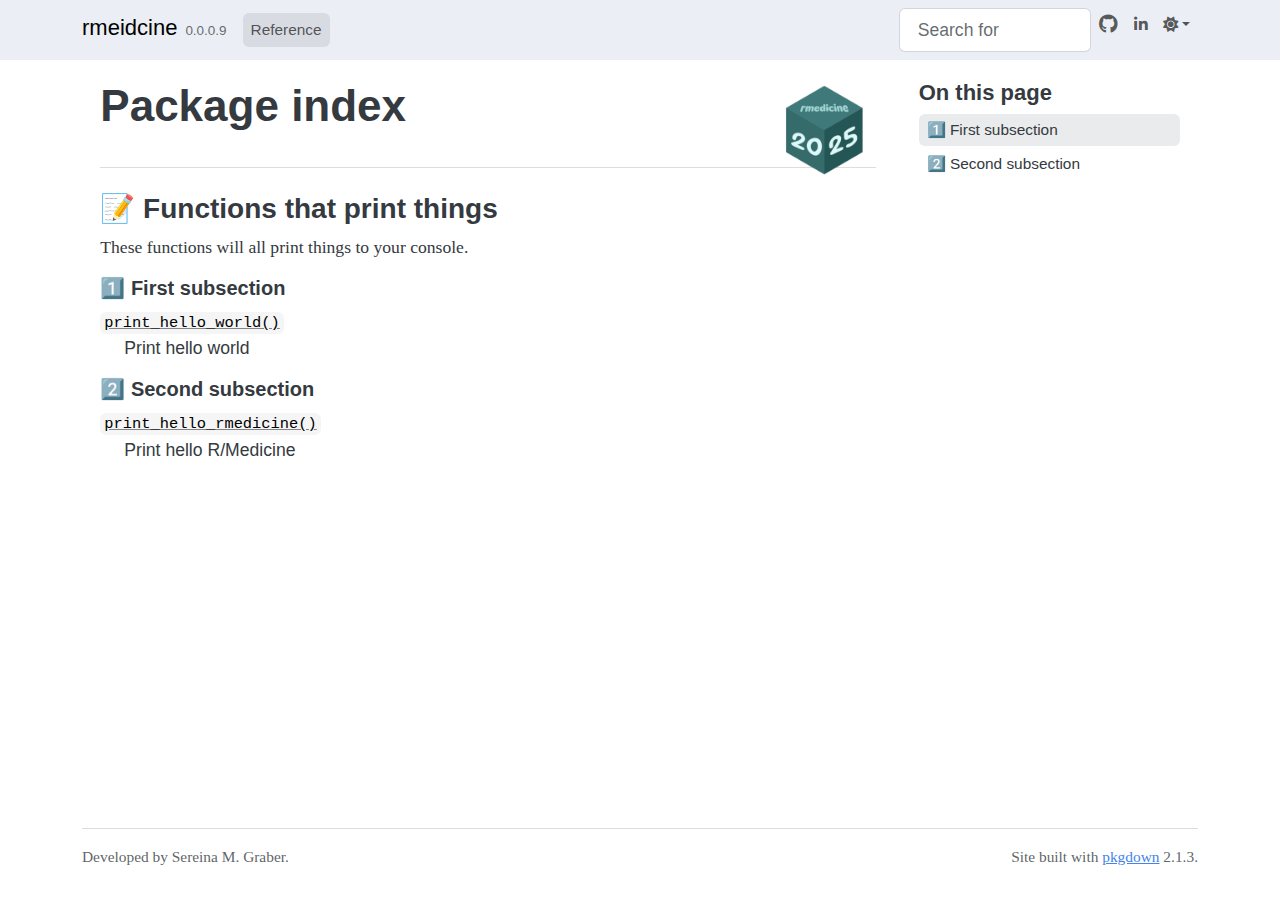
<file: reference/index.html>
<!DOCTYPE html>
<!-- Generated by pkgdown: do not edit by hand --><html lang="en"><head><meta http-equiv="Content-Type" content="text/html; charset=UTF-8"><meta charset="utf-8"><meta http-equiv="X-UA-Compatible" content="IE=edge"><meta name="viewport" content="width=device-width, initial-scale=1, shrink-to-fit=no"><title>Package index • rmeidcine</title><!-- favicons --><link rel="icon" type="image/png" sizes="96x96" href="../favicon-96x96.png"><link rel="icon" type="”image/svg+xml”" href="../favicon.svg"><link rel="apple-touch-icon" sizes="180x180" href="../apple-touch-icon.png"><link rel="icon" sizes="any" href="../favicon.ico"><link rel="manifest" href="../site.webmanifest"><script src="../lightswitch.js"></script><script src="../deps/jquery-3.6.0/jquery-3.6.0.min.js"></script><meta name="viewport" content="width=device-width, initial-scale=1, shrink-to-fit=no"><link href="../deps/bootstrap-5.3.1/bootstrap.min.css" rel="stylesheet"><script src="../deps/bootstrap-5.3.1/bootstrap.bundle.min.js"></script><link href="../deps/Outfit-0.4.10/font.css" rel="stylesheet"><link href="../deps/Fira_Code-0.4.10/font.css" rel="stylesheet"><link href="../deps/font-awesome-6.5.2/css/all.min.css" rel="stylesheet"><link href="../deps/font-awesome-6.5.2/css/v4-shims.min.css" rel="stylesheet"><script src="../deps/headroom-0.11.0/headroom.min.js"></script><script src="../deps/headroom-0.11.0/jQuery.headroom.min.js"></script><script src="../deps/bootstrap-toc-1.0.1/bootstrap-toc.min.js"></script><script src="../deps/clipboard.js-2.0.11/clipboard.min.js"></script><script src="../deps/search-1.0.0/autocomplete.jquery.min.js"></script><script src="../deps/search-1.0.0/fuse.min.js"></script><script src="../deps/search-1.0.0/mark.min.js"></script><!-- pkgdown --><script src="../pkgdown.js"></script><meta property="og:title" content="Package index"><meta property="og:image" content="https://serigra.github.io/rmeidcine/logo.png"></head><body>
    <a href="#main" class="visually-hidden-focusable">Skip to contents</a>


    <nav class="navbar navbar-expand-lg fixed-top " aria-label="Site navigation"><div class="container">

    <a class="navbar-brand me-2" href="../index.html">rmeidcine</a>

    <small class="nav-text text-muted me-auto" data-bs-toggle="tooltip" data-bs-placement="bottom" title="">0.0.0.9</small>


    <button class="navbar-toggler" type="button" data-bs-toggle="collapse" data-bs-target="#navbar" aria-controls="navbar" aria-expanded="false" aria-label="Toggle navigation">
      <span class="navbar-toggler-icon"></span>
    </button>

    <div id="navbar" class="collapse navbar-collapse ms-3">
      <ul class="navbar-nav me-auto"><li class="active nav-item"><a class="nav-link" href="../reference/index.html">Reference</a></li>
      </ul><ul class="navbar-nav"><li class="nav-item"><form class="form-inline" role="search">
 <input class="form-control" type="search" name="search-input" id="search-input" autocomplete="off" aria-label="Search site" placeholder="Search for" data-search-index="../search.json"></form></li>
<li class="nav-item"><a class="external-link nav-link" href="https://github.com/serigra/rmeidcine/" aria-label="GitHub"><span class="fa fab fa-github fa-lg"></span></a></li>
<li class="nav-item"><a class="external-link nav-link" href="https://www.linkedin.com/in/sereina-maria-graber-078701bb/" aria-label="LinkedIn"><span class="fa fa-linkedin"></span></a></li>
<li class="nav-item dropdown">
  <button class="nav-link dropdown-toggle" type="button" id="dropdown-lightswitch" data-bs-toggle="dropdown" aria-expanded="false" aria-haspopup="true" aria-label="Light switch"><span class="fa fa-sun"></span></button>
  <ul class="dropdown-menu dropdown-menu-end" aria-labelledby="dropdown-lightswitch"><li><button class="dropdown-item" data-bs-theme-value="light"><span class="fa fa-sun"></span> Light</button></li>
    <li><button class="dropdown-item" data-bs-theme-value="dark"><span class="fa fa-moon"></span> Dark</button></li>
    <li><button class="dropdown-item" data-bs-theme-value="auto"><span class="fa fa-adjust"></span> Auto</button></li>
  </ul></li>
      </ul></div>


  </div>
</nav><div class="container template-reference-index">
<div class="row">
  <main id="main" class="col-md-9"><div class="page-header">
      <img src="../logo.png" class="logo" alt=""><h1>Package index</h1>
    </div>

    <div class="section level2">
      <h2 id="-pencil-functions-that-print-things"><span class="emoji" data-emoji="pencil">📝</span> Functions that print things<a class="anchor" aria-label="anchor" href="#-pencil-functions-that-print-things"></a></h2>

      <div class="section-desc"><p>These functions will all print things to your console.</p></div>


    </div><div class="section level2">

      <h3 id="-one-first-subsection"><span class="emoji" data-emoji="one">1️⃣</span> First subsection<a class="anchor" aria-label="anchor" href="#-one-first-subsection"></a></h3>



    </div><div class="section level2">




      <dl><dt>

          <code><a href="print_hello_world.html">print_hello_world()</a></code>

        </dt>
        <dd>Print hello world</dd>
      </dl></div><div class="section level2">

      <h3 id="-two-second-subsection"><span class="emoji" data-emoji="two">2️⃣</span> Second subsection<a class="anchor" aria-label="anchor" href="#-two-second-subsection"></a></h3>



    </div><div class="section level2">




      <dl><dt>

          <code><a href="print_hello_rmedicine.html">print_hello_rmedicine()</a></code>

        </dt>
        <dd>Print hello R/Medicine</dd>
      </dl></div>
  </main><aside class="col-md-3"><nav id="toc" aria-label="Table of contents"><h2>On this page</h2>
    </nav></aside></div>


    <footer><div class="pkgdown-footer-left">
  <p>Developed by Sereina M. Graber.</p>
</div>

<div class="pkgdown-footer-right">
  <p>Site built with <a href="https://pkgdown.r-lib.org/" class="external-link">pkgdown</a> 2.1.3.</p>
</div>

    </footer></div>





  </body></html>
</file>
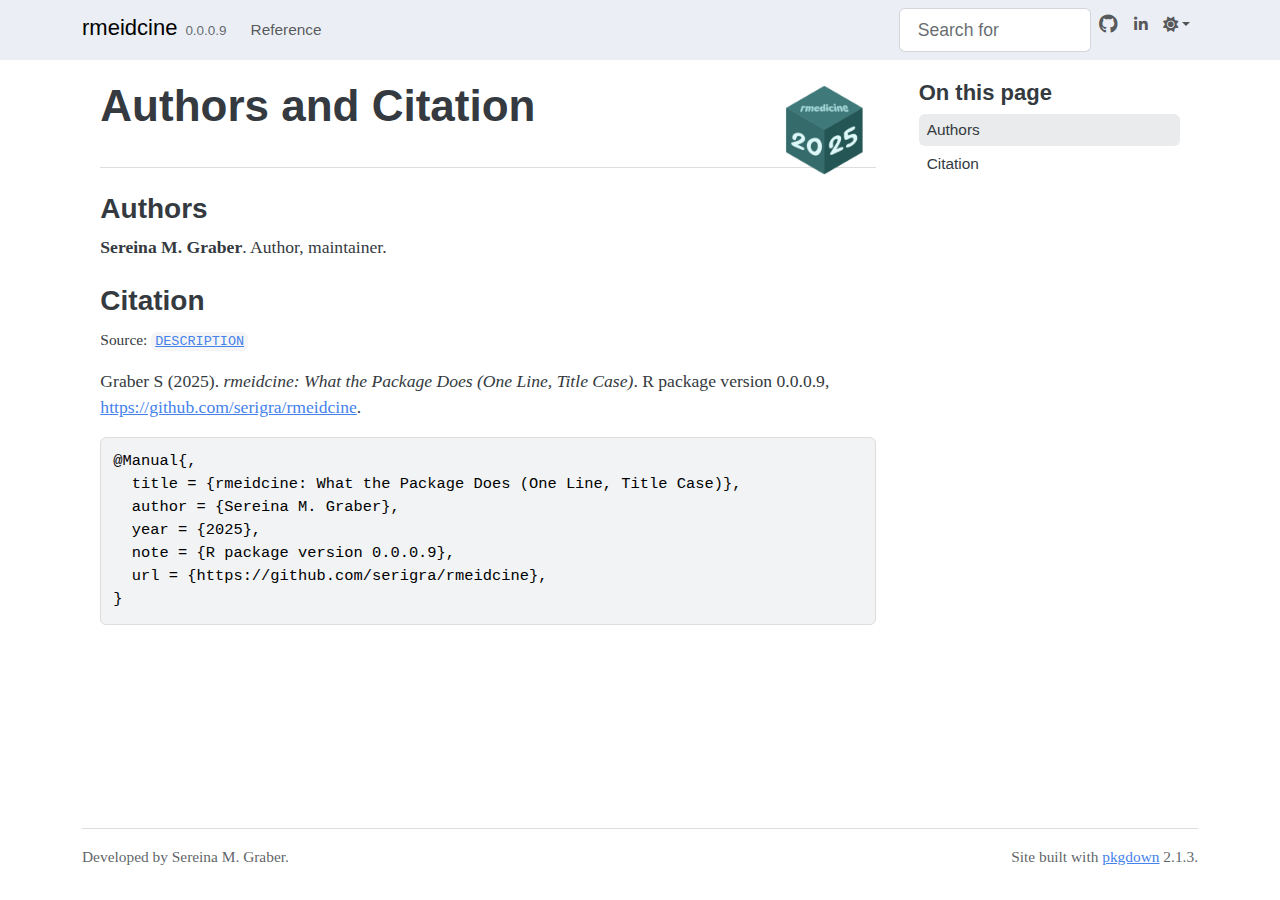
<file: authors.html>
<!DOCTYPE html>
<!-- Generated by pkgdown: do not edit by hand --><html lang="en"><head><meta http-equiv="Content-Type" content="text/html; charset=UTF-8"><meta charset="utf-8"><meta http-equiv="X-UA-Compatible" content="IE=edge"><meta name="viewport" content="width=device-width, initial-scale=1, shrink-to-fit=no"><title>Authors and Citation • rmeidcine</title><!-- favicons --><link rel="icon" type="image/png" sizes="96x96" href="favicon-96x96.png"><link rel="icon" type="”image/svg+xml”" href="favicon.svg"><link rel="apple-touch-icon" sizes="180x180" href="apple-touch-icon.png"><link rel="icon" sizes="any" href="favicon.ico"><link rel="manifest" href="site.webmanifest"><script src="lightswitch.js"></script><script src="deps/jquery-3.6.0/jquery-3.6.0.min.js"></script><meta name="viewport" content="width=device-width, initial-scale=1, shrink-to-fit=no"><link href="deps/bootstrap-5.3.1/bootstrap.min.css" rel="stylesheet"><script src="deps/bootstrap-5.3.1/bootstrap.bundle.min.js"></script><link href="deps/Outfit-0.4.10/font.css" rel="stylesheet"><link href="deps/Fira_Code-0.4.10/font.css" rel="stylesheet"><link href="deps/font-awesome-6.5.2/css/all.min.css" rel="stylesheet"><link href="deps/font-awesome-6.5.2/css/v4-shims.min.css" rel="stylesheet"><script src="deps/headroom-0.11.0/headroom.min.js"></script><script src="deps/headroom-0.11.0/jQuery.headroom.min.js"></script><script src="deps/bootstrap-toc-1.0.1/bootstrap-toc.min.js"></script><script src="deps/clipboard.js-2.0.11/clipboard.min.js"></script><script src="deps/search-1.0.0/autocomplete.jquery.min.js"></script><script src="deps/search-1.0.0/fuse.min.js"></script><script src="deps/search-1.0.0/mark.min.js"></script><!-- pkgdown --><script src="pkgdown.js"></script><meta property="og:title" content="Authors and Citation"><meta property="og:image" content="https://serigra.github.io/rmeidcine/logo.png"></head><body>
    <a href="#main" class="visually-hidden-focusable">Skip to contents</a>


    <nav class="navbar navbar-expand-lg fixed-top " aria-label="Site navigation"><div class="container">

    <a class="navbar-brand me-2" href="index.html">rmeidcine</a>

    <small class="nav-text text-muted me-auto" data-bs-toggle="tooltip" data-bs-placement="bottom" title="">0.0.0.9</small>


    <button class="navbar-toggler" type="button" data-bs-toggle="collapse" data-bs-target="#navbar" aria-controls="navbar" aria-expanded="false" aria-label="Toggle navigation">
      <span class="navbar-toggler-icon"></span>
    </button>

    <div id="navbar" class="collapse navbar-collapse ms-3">
      <ul class="navbar-nav me-auto"><li class="nav-item"><a class="nav-link" href="reference/index.html">Reference</a></li>
      </ul><ul class="navbar-nav"><li class="nav-item"><form class="form-inline" role="search">
 <input class="form-control" type="search" name="search-input" id="search-input" autocomplete="off" aria-label="Search site" placeholder="Search for" data-search-index="search.json"></form></li>
<li class="nav-item"><a class="external-link nav-link" href="https://github.com/serigra/rmeidcine/" aria-label="GitHub"><span class="fa fab fa-github fa-lg"></span></a></li>
<li class="nav-item"><a class="external-link nav-link" href="https://www.linkedin.com/in/sereina-maria-graber-078701bb/" aria-label="LinkedIn"><span class="fa fa-linkedin"></span></a></li>
<li class="nav-item dropdown">
  <button class="nav-link dropdown-toggle" type="button" id="dropdown-lightswitch" data-bs-toggle="dropdown" aria-expanded="false" aria-haspopup="true" aria-label="Light switch"><span class="fa fa-sun"></span></button>
  <ul class="dropdown-menu dropdown-menu-end" aria-labelledby="dropdown-lightswitch"><li><button class="dropdown-item" data-bs-theme-value="light"><span class="fa fa-sun"></span> Light</button></li>
    <li><button class="dropdown-item" data-bs-theme-value="dark"><span class="fa fa-moon"></span> Dark</button></li>
    <li><button class="dropdown-item" data-bs-theme-value="auto"><span class="fa fa-adjust"></span> Auto</button></li>
  </ul></li>
      </ul></div>


  </div>
</nav><div class="container template-citation-authors">
<div class="row">
  <main id="main" class="col-md-9"><div class="page-header">
      <img src="logo.png" class="logo" alt=""><h1>Authors and Citation</h1>
    </div>

    <div class="section level2">
      <h2>Authors</h2>

      <ul class="list-unstyled"><li>
          <p><strong>Sereina M. Graber</strong>. Author, maintainer.
          </p>
        </li>
      </ul></div>

    <div class="section level2">
      <h2 id="citation">Citation</h2>
      <p><small class="dont-index">Source: <a href="https://github.com/serigra/rmeidcine/blob/master/DESCRIPTION" class="external-link"><code>DESCRIPTION</code></a></small></p>

      <p>Graber S (2025).
<em>rmeidcine: What the Package Does (One Line, Title Case)</em>.
R package version 0.0.0.9, <a href="https://github.com/serigra/rmeidcine" class="external-link">https://github.com/serigra/rmeidcine</a>.
</p>
      <pre>@Manual{,
  title = {rmeidcine: What the Package Does (One Line, Title Case)},
  author = {Sereina M. Graber},
  year = {2025},
  note = {R package version 0.0.0.9},
  url = {https://github.com/serigra/rmeidcine},
}</pre>
    </div>

  </main><aside class="col-md-3"><nav id="toc" aria-label="Table of contents"><h2>On this page</h2>
    </nav></aside></div>


    <footer><div class="pkgdown-footer-left">
  <p>Developed by Sereina M. Graber.</p>
</div>

<div class="pkgdown-footer-right">
  <p>Site built with <a href="https://pkgdown.r-lib.org/" class="external-link">pkgdown</a> 2.1.3.</p>
</div>

    </footer></div>





  </body></html>
</file>
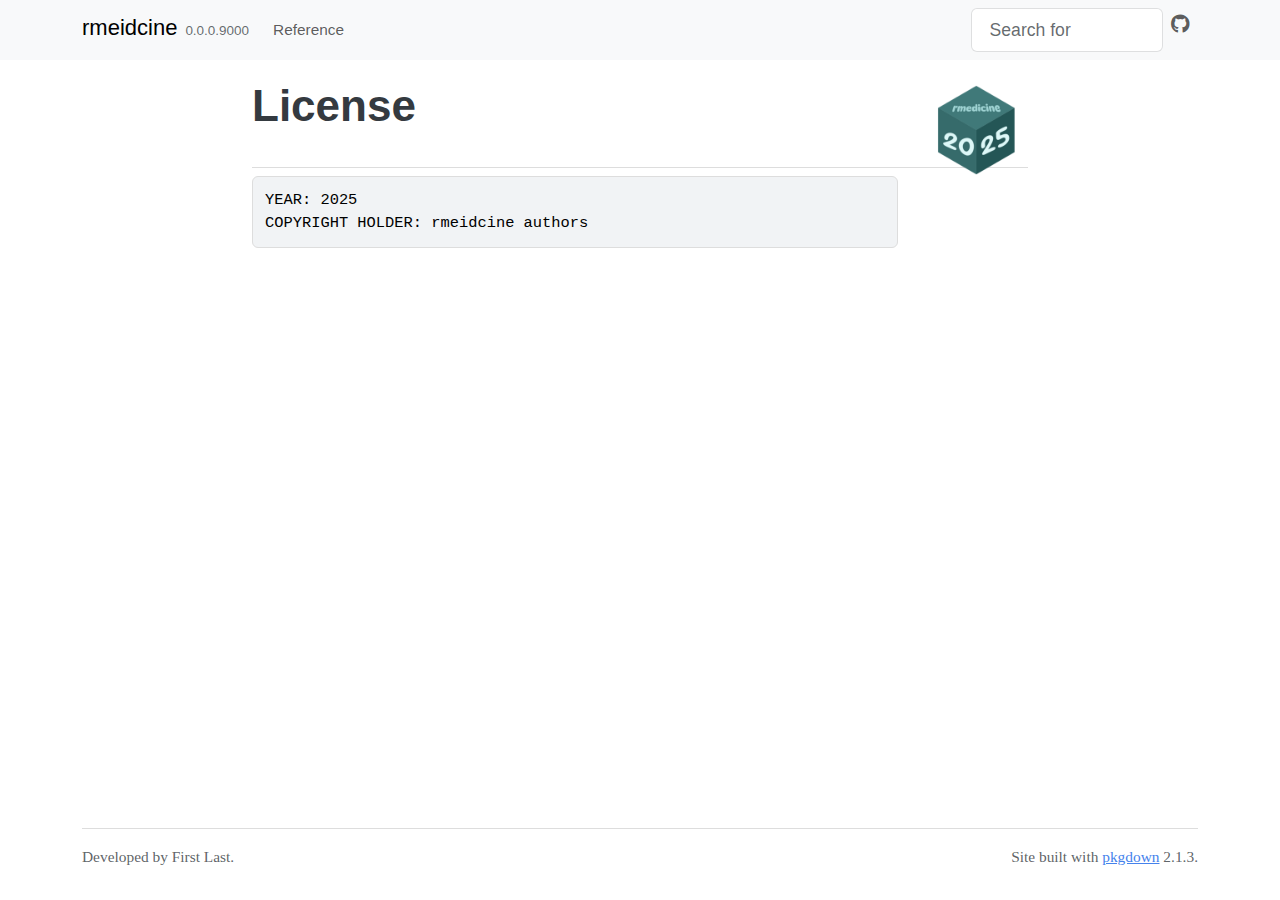
<file: LICENSE-text.html>
<!DOCTYPE html>
<!-- Generated by pkgdown: do not edit by hand --><html lang="en"><head><meta http-equiv="Content-Type" content="text/html; charset=UTF-8"><meta charset="utf-8"><meta http-equiv="X-UA-Compatible" content="IE=edge"><meta name="viewport" content="width=device-width, initial-scale=1, shrink-to-fit=no"><title>License • rmeidcine</title><!-- favicons --><link rel="icon" type="image/png" sizes="96x96" href="favicon-96x96.png"><link rel="icon" type="”image/svg+xml”" href="favicon.svg"><link rel="apple-touch-icon" sizes="180x180" href="apple-touch-icon.png"><link rel="icon" sizes="any" href="favicon.ico"><link rel="manifest" href="site.webmanifest"><script src="deps/jquery-3.6.0/jquery-3.6.0.min.js"></script><meta name="viewport" content="width=device-width, initial-scale=1, shrink-to-fit=no"><link href="deps/bootstrap-5.3.1/bootstrap.min.css" rel="stylesheet"><script src="deps/bootstrap-5.3.1/bootstrap.bundle.min.js"></script><link href="deps/font-awesome-6.5.2/css/all.min.css" rel="stylesheet"><link href="deps/font-awesome-6.5.2/css/v4-shims.min.css" rel="stylesheet"><script src="deps/headroom-0.11.0/headroom.min.js"></script><script src="deps/headroom-0.11.0/jQuery.headroom.min.js"></script><script src="deps/bootstrap-toc-1.0.1/bootstrap-toc.min.js"></script><script src="deps/clipboard.js-2.0.11/clipboard.min.js"></script><script src="deps/search-1.0.0/autocomplete.jquery.min.js"></script><script src="deps/search-1.0.0/fuse.min.js"></script><script src="deps/search-1.0.0/mark.min.js"></script><!-- pkgdown --><script src="pkgdown.js"></script><meta property="og:title" content="License"><meta property="og:image" content="https://serigra.github.io/rmeidcine/logo.png"></head><body>
    <a href="#main" class="visually-hidden-focusable">Skip to contents</a>


    <nav class="navbar navbar-expand-lg fixed-top bg-light" data-bs-theme="light" aria-label="Site navigation"><div class="container">

    <a class="navbar-brand me-2" href="index.html">rmeidcine</a>

    <small class="nav-text text-muted me-auto" data-bs-toggle="tooltip" data-bs-placement="bottom" title="">0.0.0.9000</small>


    <button class="navbar-toggler" type="button" data-bs-toggle="collapse" data-bs-target="#navbar" aria-controls="navbar" aria-expanded="false" aria-label="Toggle navigation">
      <span class="navbar-toggler-icon"></span>
    </button>

    <div id="navbar" class="collapse navbar-collapse ms-3">
      <ul class="navbar-nav me-auto"><li class="nav-item"><a class="nav-link" href="reference/index.html">Reference</a></li>
      </ul><ul class="navbar-nav"><li class="nav-item"><form class="form-inline" role="search">
 <input class="form-control" type="search" name="search-input" id="search-input" autocomplete="off" aria-label="Search site" placeholder="Search for" data-search-index="search.json"></form></li>
<li class="nav-item"><a class="external-link nav-link" href="https://github.com/serigra/rmeidcine/" aria-label="GitHub"><span class="fa fab fa-github fa-lg"></span></a></li>
      </ul></div>


  </div>
</nav><div class="container template-title-body">
<div class="row">
  <main id="main" class="col-md-9"><div class="page-header">
      <img src="logo.png" class="logo" alt=""><h1>License</h1>

    </div>

<pre>YEAR: 2025
COPYRIGHT HOLDER: rmeidcine authors
</pre>

  </main></div>


    <footer><div class="pkgdown-footer-left">
  <p>Developed by First Last.</p>
</div>

<div class="pkgdown-footer-right">
  <p>Site built with <a href="https://pkgdown.r-lib.org/" class="external-link">pkgdown</a> 2.1.3.</p>
</div>

    </footer></div>





  </body></html>
</file>
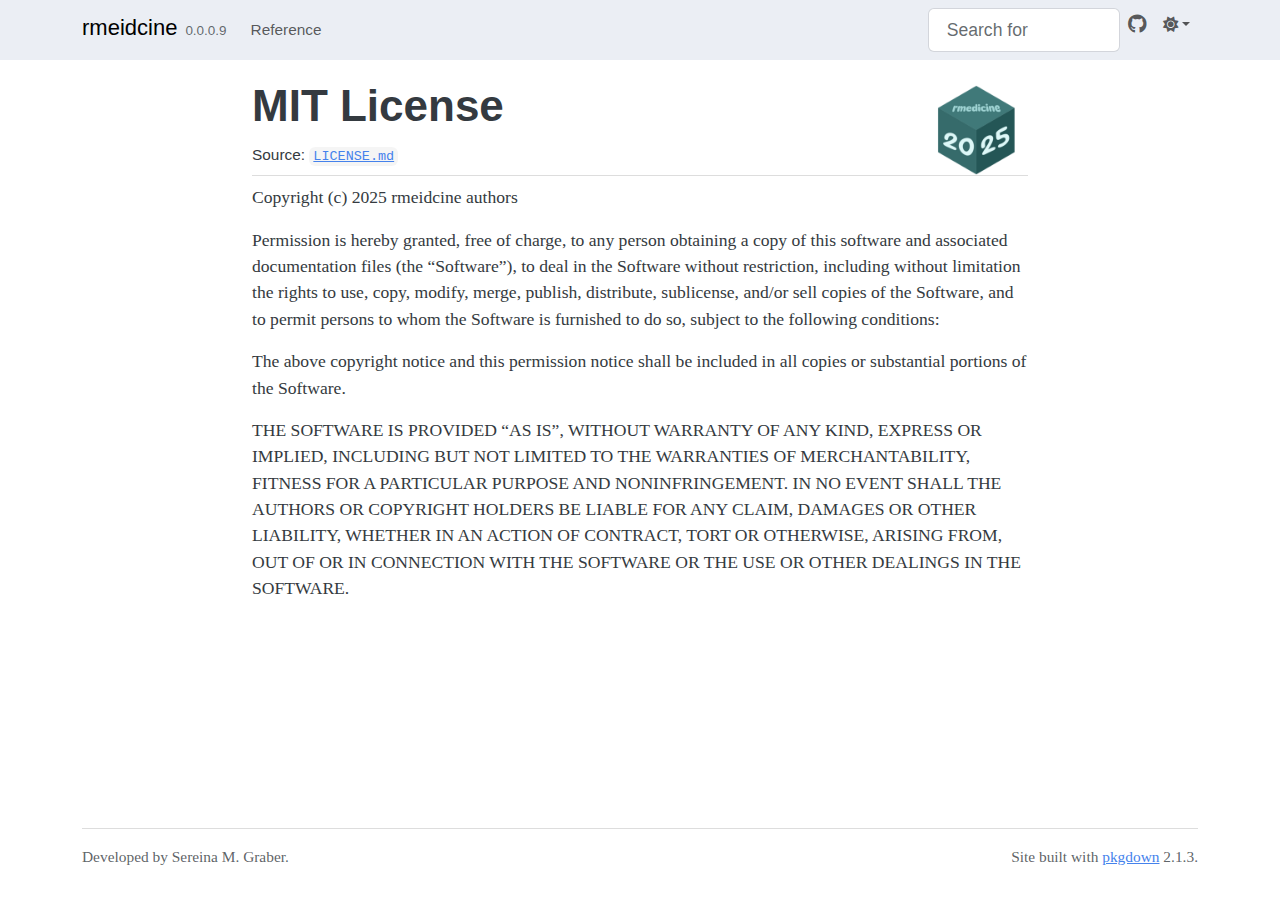
<file: LICENSE.html>
<!DOCTYPE html>
<!-- Generated by pkgdown: do not edit by hand --><html lang="en"><head><meta http-equiv="Content-Type" content="text/html; charset=UTF-8"><meta charset="utf-8"><meta http-equiv="X-UA-Compatible" content="IE=edge"><meta name="viewport" content="width=device-width, initial-scale=1, shrink-to-fit=no"><title>MIT License • rmeidcine</title><!-- favicons --><link rel="icon" type="image/png" sizes="96x96" href="favicon-96x96.png"><link rel="icon" type="”image/svg+xml”" href="favicon.svg"><link rel="apple-touch-icon" sizes="180x180" href="apple-touch-icon.png"><link rel="icon" sizes="any" href="favicon.ico"><link rel="manifest" href="site.webmanifest"><script src="lightswitch.js"></script><script src="deps/jquery-3.6.0/jquery-3.6.0.min.js"></script><meta name="viewport" content="width=device-width, initial-scale=1, shrink-to-fit=no"><link href="deps/bootstrap-5.3.1/bootstrap.min.css" rel="stylesheet"><script src="deps/bootstrap-5.3.1/bootstrap.bundle.min.js"></script><link href="deps/Outfit-0.4.10/font.css" rel="stylesheet"><link href="deps/Fira_Code-0.4.10/font.css" rel="stylesheet"><link href="deps/font-awesome-6.5.2/css/all.min.css" rel="stylesheet"><link href="deps/font-awesome-6.5.2/css/v4-shims.min.css" rel="stylesheet"><script src="deps/headroom-0.11.0/headroom.min.js"></script><script src="deps/headroom-0.11.0/jQuery.headroom.min.js"></script><script src="deps/bootstrap-toc-1.0.1/bootstrap-toc.min.js"></script><script src="deps/clipboard.js-2.0.11/clipboard.min.js"></script><script src="deps/search-1.0.0/autocomplete.jquery.min.js"></script><script src="deps/search-1.0.0/fuse.min.js"></script><script src="deps/search-1.0.0/mark.min.js"></script><!-- pkgdown --><script src="pkgdown.js"></script><meta property="og:title" content="MIT License"><meta property="og:image" content="https://serigra.github.io/rmeidcine/logo.png"></head><body>
    <a href="#main" class="visually-hidden-focusable">Skip to contents</a>


    <nav class="navbar navbar-expand-lg fixed-top " aria-label="Site navigation"><div class="container">

    <a class="navbar-brand me-2" href="index.html">rmeidcine</a>

    <small class="nav-text text-muted me-auto" data-bs-toggle="tooltip" data-bs-placement="bottom" title="">0.0.0.9</small>


    <button class="navbar-toggler" type="button" data-bs-toggle="collapse" data-bs-target="#navbar" aria-controls="navbar" aria-expanded="false" aria-label="Toggle navigation">
      <span class="navbar-toggler-icon"></span>
    </button>

    <div id="navbar" class="collapse navbar-collapse ms-3">
      <ul class="navbar-nav me-auto"><li class="nav-item"><a class="nav-link" href="reference/index.html">Reference</a></li>
      </ul><ul class="navbar-nav"><li class="nav-item"><form class="form-inline" role="search">
 <input class="form-control" type="search" name="search-input" id="search-input" autocomplete="off" aria-label="Search site" placeholder="Search for" data-search-index="search.json"></form></li>
<li class="nav-item"><a class="external-link nav-link" href="https://github.com/serigra/rmeidcine/" aria-label="GitHub"><span class="fa fab fa-github fa-lg"></span></a></li>
<li class="nav-item dropdown">
  <button class="nav-link dropdown-toggle" type="button" id="dropdown-lightswitch" data-bs-toggle="dropdown" aria-expanded="false" aria-haspopup="true" aria-label="Light switch"><span class="fa fa-sun"></span></button>
  <ul class="dropdown-menu dropdown-menu-end" aria-labelledby="dropdown-lightswitch"><li><button class="dropdown-item" data-bs-theme-value="light"><span class="fa fa-sun"></span> Light</button></li>
    <li><button class="dropdown-item" data-bs-theme-value="dark"><span class="fa fa-moon"></span> Dark</button></li>
    <li><button class="dropdown-item" data-bs-theme-value="auto"><span class="fa fa-adjust"></span> Auto</button></li>
  </ul></li>
      </ul></div>


  </div>
</nav><div class="container template-title-body">
<div class="row">
  <main id="main" class="col-md-9"><div class="page-header">
      <img src="logo.png" class="logo" alt=""><h1>MIT License</h1>
      <small class="dont-index">Source: <a href="https://github.com/serigra/rmeidcine/blob/master/LICENSE.md" class="external-link"><code>LICENSE.md</code></a></small>
    </div>

<div id="mit-license" class="section level1">

<p>Copyright (c) 2025 rmeidcine authors</p>
<p>Permission is hereby granted, free of charge, to any person obtaining a copy of this software and associated documentation files (the “Software”), to deal in the Software without restriction, including without limitation the rights to use, copy, modify, merge, publish, distribute, sublicense, and/or sell copies of the Software, and to permit persons to whom the Software is furnished to do so, subject to the following conditions:</p>
<p>The above copyright notice and this permission notice shall be included in all copies or substantial portions of the Software.</p>
<p>THE SOFTWARE IS PROVIDED “AS IS”, WITHOUT WARRANTY OF ANY KIND, EXPRESS OR IMPLIED, INCLUDING BUT NOT LIMITED TO THE WARRANTIES OF MERCHANTABILITY, FITNESS FOR A PARTICULAR PURPOSE AND NONINFRINGEMENT. IN NO EVENT SHALL THE AUTHORS OR COPYRIGHT HOLDERS BE LIABLE FOR ANY CLAIM, DAMAGES OR OTHER LIABILITY, WHETHER IN AN ACTION OF CONTRACT, TORT OR OTHERWISE, ARISING FROM, OUT OF OR IN CONNECTION WITH THE SOFTWARE OR THE USE OR OTHER DEALINGS IN THE SOFTWARE.</p>
</div>

  </main></div>


    <footer><div class="pkgdown-footer-left">
  <p>Developed by Sereina M. Graber.</p>
</div>

<div class="pkgdown-footer-right">
  <p>Site built with <a href="https://pkgdown.r-lib.org/" class="external-link">pkgdown</a> 2.1.3.</p>
</div>

    </footer></div>





  </body></html>
</file>
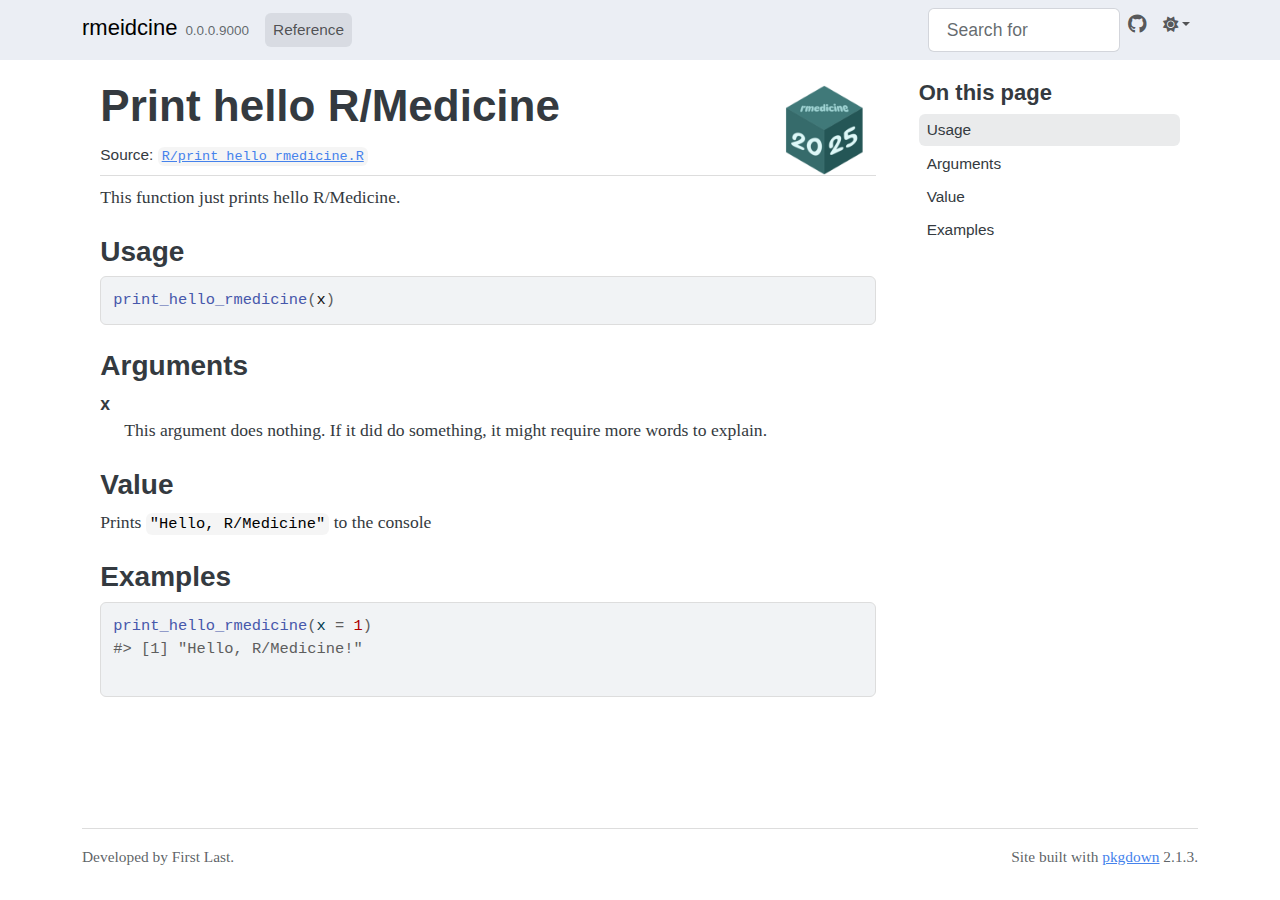
<file: reference/print_hello_rmedicine.html>
<!DOCTYPE html>
<!-- Generated by pkgdown: do not edit by hand --><html lang="en"><head><meta http-equiv="Content-Type" content="text/html; charset=UTF-8"><meta charset="utf-8"><meta http-equiv="X-UA-Compatible" content="IE=edge"><meta name="viewport" content="width=device-width, initial-scale=1, shrink-to-fit=no"><title>Print hello R/Medicine — print_hello_rmedicine • rmeidcine</title><!-- favicons --><link rel="icon" type="image/png" sizes="96x96" href="../favicon-96x96.png"><link rel="icon" type="”image/svg+xml”" href="../favicon.svg"><link rel="apple-touch-icon" sizes="180x180" href="../apple-touch-icon.png"><link rel="icon" sizes="any" href="../favicon.ico"><link rel="manifest" href="../site.webmanifest"><script src="../lightswitch.js"></script><script src="../deps/jquery-3.6.0/jquery-3.6.0.min.js"></script><meta name="viewport" content="width=device-width, initial-scale=1, shrink-to-fit=no"><link href="../deps/bootstrap-5.3.1/bootstrap.min.css" rel="stylesheet"><script src="../deps/bootstrap-5.3.1/bootstrap.bundle.min.js"></script><link href="../deps/Outfit-0.4.10/font.css" rel="stylesheet"><link href="../deps/Fira_Code-0.4.10/font.css" rel="stylesheet"><link href="../deps/font-awesome-6.5.2/css/all.min.css" rel="stylesheet"><link href="../deps/font-awesome-6.5.2/css/v4-shims.min.css" rel="stylesheet"><script src="../deps/headroom-0.11.0/headroom.min.js"></script><script src="../deps/headroom-0.11.0/jQuery.headroom.min.js"></script><script src="../deps/bootstrap-toc-1.0.1/bootstrap-toc.min.js"></script><script src="../deps/clipboard.js-2.0.11/clipboard.min.js"></script><script src="../deps/search-1.0.0/autocomplete.jquery.min.js"></script><script src="../deps/search-1.0.0/fuse.min.js"></script><script src="../deps/search-1.0.0/mark.min.js"></script><!-- pkgdown --><script src="../pkgdown.js"></script><meta property="og:title" content="Print hello R/Medicine — print_hello_rmedicine"><meta name="description" content="This function just prints hello R/Medicine."><meta property="og:description" content="This function just prints hello R/Medicine."><meta property="og:image" content="https://serigra.github.io/rmeidcine/logo.png"></head><body>
    <a href="#main" class="visually-hidden-focusable">Skip to contents</a>


    <nav class="navbar navbar-expand-lg fixed-top " aria-label="Site navigation"><div class="container">

    <a class="navbar-brand me-2" href="../index.html">rmeidcine</a>

    <small class="nav-text text-muted me-auto" data-bs-toggle="tooltip" data-bs-placement="bottom" title="">0.0.0.9000</small>


    <button class="navbar-toggler" type="button" data-bs-toggle="collapse" data-bs-target="#navbar" aria-controls="navbar" aria-expanded="false" aria-label="Toggle navigation">
      <span class="navbar-toggler-icon"></span>
    </button>

    <div id="navbar" class="collapse navbar-collapse ms-3">
      <ul class="navbar-nav me-auto"><li class="active nav-item"><a class="nav-link" href="../reference/index.html">Reference</a></li>
      </ul><ul class="navbar-nav"><li class="nav-item"><form class="form-inline" role="search">
 <input class="form-control" type="search" name="search-input" id="search-input" autocomplete="off" aria-label="Search site" placeholder="Search for" data-search-index="../search.json"></form></li>
<li class="nav-item"><a class="external-link nav-link" href="https://github.com/serigra/rmeidcine/" aria-label="GitHub"><span class="fa fab fa-github fa-lg"></span></a></li>
<li class="nav-item dropdown">
  <button class="nav-link dropdown-toggle" type="button" id="dropdown-lightswitch" data-bs-toggle="dropdown" aria-expanded="false" aria-haspopup="true" aria-label="Light switch"><span class="fa fa-sun"></span></button>
  <ul class="dropdown-menu dropdown-menu-end" aria-labelledby="dropdown-lightswitch"><li><button class="dropdown-item" data-bs-theme-value="light"><span class="fa fa-sun"></span> Light</button></li>
    <li><button class="dropdown-item" data-bs-theme-value="dark"><span class="fa fa-moon"></span> Dark</button></li>
    <li><button class="dropdown-item" data-bs-theme-value="auto"><span class="fa fa-adjust"></span> Auto</button></li>
  </ul></li>
      </ul></div>


  </div>
</nav><div class="container template-reference-topic">
<div class="row">
  <main id="main" class="col-md-9"><div class="page-header">
      <img src="../logo.png" class="logo" alt=""><h1>Print hello R/Medicine</h1>
      <small class="dont-index">Source: <a href="https://github.com/serigra/rmeidcine/blob/master/R/print_hello_rmedicine.R" class="external-link"><code>R/print_hello_rmedicine.R</code></a></small>
      <div class="d-none name"><code>print_hello_rmedicine.Rd</code></div>
    </div>

    <div class="ref-description section level2">
    <p>This function just prints hello R/Medicine.</p>
    </div>

    <div class="section level2">
    <h2 id="ref-usage">Usage<a class="anchor" aria-label="anchor" href="#ref-usage"></a></h2>
    <div class="sourceCode"><pre class="sourceCode r"><code><span><span class="fu">print_hello_rmedicine</span><span class="op">(</span><span class="va">x</span><span class="op">)</span></span></code></pre></div>
    </div>

    <div class="section level2">
    <h2 id="arguments">Arguments<a class="anchor" aria-label="anchor" href="#arguments"></a></h2>


<dl><dt id="arg-x">x<a class="anchor" aria-label="anchor" href="#arg-x"></a></dt>
<dd><p>This argument does nothing.
If it did do something, it might require more words to explain.</p></dd>

</dl></div>
    <div class="section level2">
    <h2 id="value">Value<a class="anchor" aria-label="anchor" href="#value"></a></h2>
    <p>Prints <code>"Hello, R/Medicine"</code> to the console</p>
    </div>

    <div class="section level2">
    <h2 id="ref-examples">Examples<a class="anchor" aria-label="anchor" href="#ref-examples"></a></h2>
    <div class="sourceCode"><pre class="sourceCode r"><code><span class="r-in"><span><span class="fu">print_hello_rmedicine</span><span class="op">(</span>x <span class="op">=</span> <span class="fl">1</span><span class="op">)</span></span></span>
<span class="r-out co"><span class="r-pr">#&gt;</span> [1] "Hello, R/Medicine!"</span>
<span class="r-in"><span></span></span>
</code></pre></div>
    </div>
  </main><aside class="col-md-3"><nav id="toc" aria-label="Table of contents"><h2>On this page</h2>
    </nav></aside></div>


    <footer><div class="pkgdown-footer-left">
  <p>Developed by First Last.</p>
</div>

<div class="pkgdown-footer-right">
  <p>Site built with <a href="https://pkgdown.r-lib.org/" class="external-link">pkgdown</a> 2.1.3.</p>
</div>

    </footer></div>





  </body></html>
</file>
<file: deps/Outfit-0.4.10/font.css>
/* latin-ext */
@font-face {
  font-family: 'Outfit';
  font-style: normal;
  font-weight: 400;
  font-display: swap;
  src: url(QGYyz_MVcBeNP4NjuGObqx1XmO1I4TC1O4i0ExAo.woff2) format('woff2');
  unicode-range: U+0100-02BA, U+02BD-02C5, U+02C7-02CC, U+02CE-02D7, U+02DD-02FF, U+0304, U+0308, U+0329, U+1D00-1DBF, U+1E00-1E9F, U+1EF2-1EFF, U+2020, U+20A0-20AB, U+20AD-20C0, U+2113, U+2C60-2C7F, U+A720-A7FF;
}
/* latin */
@font-face {
  font-family: 'Outfit';
  font-style: normal;
  font-weight: 400;
  font-display: swap;
  src: url(QGYyz_MVcBeNP4NjuGObqx1XmO1I4TC1O4a0Ew.woff2) format('woff2');
  unicode-range: U+0000-00FF, U+0131, U+0152-0153, U+02BB-02BC, U+02C6, U+02DA, U+02DC, U+0304, U+0308, U+0329, U+2000-206F, U+20AC, U+2122, U+2191, U+2193, U+2212, U+2215, U+FEFF, U+FFFD;
}
</file>
<file: deps/Fira_Code-0.4.10/font.css>
/* cyrillic-ext */
@font-face {
  font-family: 'Fira Code';
  font-style: normal;
  font-weight: 400;
  font-display: swap;
  src: url(uU9eCBsR6Z2vfE9aq3bL0fxyUs4tcw4W_D1sJV37Nv7g.woff2) format('woff2');
  unicode-range: U+0460-052F, U+1C80-1C8A, U+20B4, U+2DE0-2DFF, U+A640-A69F, U+FE2E-FE2F;
}
/* cyrillic */
@font-face {
  font-family: 'Fira Code';
  font-style: normal;
  font-weight: 400;
  font-display: swap;
  src: url(uU9eCBsR6Z2vfE9aq3bL0fxyUs4tcw4W_D1sJVT7Nv7g.woff2) format('woff2');
  unicode-range: U+0301, U+0400-045F, U+0490-0491, U+04B0-04B1, U+2116;
}
/* greek-ext */
@font-face {
  font-family: 'Fira Code';
  font-style: normal;
  font-weight: 400;
  font-display: swap;
  src: url(uU9eCBsR6Z2vfE9aq3bL0fxyUs4tcw4W_D1sJVz7Nv7g.woff2) format('woff2');
  unicode-range: U+1F00-1FFF;
}
/* greek */
@font-face {
  font-family: 'Fira Code';
  font-style: normal;
  font-weight: 400;
  font-display: swap;
  src: url(uU9eCBsR6Z2vfE9aq3bL0fxyUs4tcw4W_D1sJVP7Nv7g.woff2) format('woff2');
  unicode-range: U+0370-0377, U+037A-037F, U+0384-038A, U+038C, U+038E-03A1, U+03A3-03FF;
}
/* symbols2 */
@font-face {
  font-family: 'Fira Code';
  font-style: normal;
  font-weight: 400;
  font-display: swap;
  src: url(uU9eCBsR6Z2vfE9aq3bL0fxyUs4tcw4W_D1sJeraE8PZqw.woff2) format('woff2');
  unicode-range: U+2000-2001, U+2004-2008, U+200A, U+23B8-23BD, U+2500-259F;
}
/* latin-ext */
@font-face {
  font-family: 'Fira Code';
  font-style: normal;
  font-weight: 400;
  font-display: swap;
  src: url(uU9eCBsR6Z2vfE9aq3bL0fxyUs4tcw4W_D1sJV77Nv7g.woff2) format('woff2');
  unicode-range: U+0100-02BA, U+02BD-02C5, U+02C7-02CC, U+02CE-02D7, U+02DD-02FF, U+0304, U+0308, U+0329, U+1D00-1DBF, U+1E00-1E9F, U+1EF2-1EFF, U+2020, U+20A0-20AB, U+20AD-20C0, U+2113, U+2C60-2C7F, U+A720-A7FF;
}
/* latin */
@font-face {
  font-family: 'Fira Code';
  font-style: normal;
  font-weight: 400;
  font-display: swap;
  src: url(uU9eCBsR6Z2vfE9aq3bL0fxyUs4tcw4W_D1sJVD7Ng.woff2) format('woff2');
  unicode-range: U+0000-00FF, U+0131, U+0152-0153, U+02BB-02BC, U+02C6, U+02DA, U+02DC, U+0304, U+0308, U+0329, U+2000-206F, U+20AC, U+2122, U+2191, U+2193, U+2212, U+2215, U+FEFF, U+FFFD;
}
</file>
<file: deps/font-awesome-6.5.2/css/v4-shims.min.css>
/*!
 * Font Awesome Free 6.5.2 by @fontawesome - https://fontawesome.com
 * License - https://fontawesome.com/license/free (Icons: CC BY 4.0, Fonts: SIL OFL 1.1, Code: MIT License)
 * Copyright 2024 Fonticons, Inc.
 */
.fa.fa-glass:before{content:"\f000"}.fa.fa-envelope-o{font-family:"Font Awesome 6 Free";font-weight:400}.fa.fa-envelope-o:before{content:"\f0e0"}.fa.fa-star-o{font-family:"Font Awesome 6 Free";font-weight:400}.fa.fa-star-o:before{content:"\f005"}.fa.fa-close:before,.fa.fa-remove:before{content:"\f00d"}.fa.fa-gear:before{content:"\f013"}.fa.fa-trash-o{font-family:"Font Awesome 6 Free";font-weight:400}.fa.fa-trash-o:before{content:"\f2ed"}.fa.fa-home:before{content:"\f015"}.fa.fa-file-o{font-family:"Font Awesome 6 Free";font-weight:400}.fa.fa-file-o:before{content:"\f15b"}.fa.fa-clock-o{font-family:"Font Awesome 6 Free";font-weight:400}.fa.fa-clock-o:before{content:"\f017"}.fa.fa-arrow-circle-o-down{font-family:"Font Awesome 6 Free";font-weight:400}.fa.fa-arrow-circle-o-down:before{content:"\f358"}.fa.fa-arrow-circle-o-up{font-family:"Font Awesome 6 Free";font-weight:400}.fa.fa-arrow-circle-o-up:before{content:"\f35b"}.fa.fa-play-circle-o{font-family:"Font Awesome 6 Free";font-weight:400}.fa.fa-play-circle-o:before{content:"\f144"}.fa.fa-repeat:before,.fa.fa-rotate-right:before{content:"\f01e"}.fa.fa-refresh:before{content:"\f021"}.fa.fa-list-alt{font-family:"Font Awesome 6 Free";font-weight:400}.fa.fa-list-alt:before{content:"\f022"}.fa.fa-dedent:before{content:"\f03b"}.fa.fa-video-camera:before{content:"\f03d"}.fa.fa-picture-o{font-family:"Font Awesome 6 Free";font-weight:400}.fa.fa-picture-o:before{content:"\f03e"}.fa.fa-photo{font-family:"Font Awesome 6 Free";font-weight:400}.fa.fa-photo:before{content:"\f03e"}.fa.fa-image{font-family:"Font Awesome 6 Free";font-weight:400}.fa.fa-image:before{content:"\f03e"}.fa.fa-map-marker:before{content:"\f3c5"}.fa.fa-pencil-square-o{font-family:"Font Awesome 6 Free";font-weight:400}.fa.fa-pencil-square-o:before{content:"\f044"}.fa.fa-edit{font-family:"Font Awesome 6 Free";font-weight:400}.fa.fa-edit:before{content:"\f044"}.fa.fa-share-square-o:before{content:"\f14d"}.fa.fa-check-square-o{font-family:"Font Awesome 6 Free";font-weight:400}.fa.fa-check-square-o:before{content:"\f14a"}.fa.fa-arrows:before{content:"\f0b2"}.fa.fa-times-circle-o{font-family:"Font Awesome 6 Free";font-weight:400}.fa.fa-times-circle-o:before{content:"\f057"}.fa.fa-check-circle-o{font-family:"Font Awesome 6 Free";font-weight:400}.fa.fa-check-circle-o:before{content:"\f058"}.fa.fa-mail-forward:before{content:"\f064"}.fa.fa-expand:before{content:"\f424"}.fa.fa-compress:before{content:"\f422"}.fa.fa-eye,.fa.fa-eye-slash{font-family:"Font Awesome 6 Free";font-weight:400}.fa.fa-warning:before{content:"\f071"}.fa.fa-calendar:before{content:"\f073"}.fa.fa-arrows-v:before{content:"\f338"}.fa.fa-arrows-h:before{content:"\f337"}.fa.fa-bar-chart-o:before,.fa.fa-bar-chart:before{content:"\e0e3"}.fa.fa-twitter-square{font-family:"Font Awesome 6 Brands";font-weight:400}.fa.fa-twitter-square:before{content:"\f081"}.fa.fa-facebook-square{font-family:"Font Awesome 6 Brands";font-weight:400}.fa.fa-facebook-square:before{content:"\f082"}.fa.fa-gears:before{content:"\f085"}.fa.fa-thumbs-o-up{font-family:"Font Awesome 6 Free";font-weight:400}.fa.fa-thumbs-o-up:before{content:"\f164"}.fa.fa-thumbs-o-down{font-family:"Font Awesome 6 Free";font-weight:400}.fa.fa-thumbs-o-down:before{content:"\f165"}.fa.fa-heart-o{font-family:"Font Awesome 6 Free";font-weight:400}.fa.fa-heart-o:before{content:"\f004"}.fa.fa-sign-out:before{content:"\f2f5"}.fa.fa-linkedin-square{font-family:"Font Awesome 6 Brands";font-weight:400}.fa.fa-linkedin-square:before{content:"\f08c"}.fa.fa-thumb-tack:before{content:"\f08d"}.fa.fa-external-link:before{content:"\f35d"}.fa.fa-sign-in:before{content:"\f2f6"}.fa.fa-github-square{font-family:"Font Awesome 6 Brands";font-weight:400}.fa.fa-github-square:before{content:"\f092"}.fa.fa-lemon-o{font-family:"Font Awesome 6 Free";font-weight:400}.fa.fa-lemon-o:before{content:"\f094"}.fa.fa-square-o{font-family:"Font Awesome 6 Free";font-weight:400}.fa.fa-square-o:before{content:"\f0c8"}.fa.fa-bookmark-o{font-family:"Font Awesome 6 Free";font-weight:400}.fa.fa-bookmark-o:before{content:"\f02e"}.fa.fa-facebook,.fa.fa-twitter{font-family:"Font Awesome 6 Brands";font-weight:400}.fa.fa-facebook:before{content:"\f39e"}.fa.fa-facebook-f{font-family:"Font Awesome 6 Brands";font-weight:400}.fa.fa-facebook-f:before{content:"\f39e"}.fa.fa-github{font-family:"Font Awesome 6 Brands";font-weight:400}.fa.fa-credit-card{font-family:"Font Awesome 6 Free";font-weight:400}.fa.fa-feed:before{content:"\f09e"}.fa.fa-hdd-o{font-family:"Font Awesome 6 Free";font-weight:400}.fa.fa-hdd-o:before{content:"\f0a0"}.fa.fa-hand-o-right{font-family:"Font Awesome 6 Free";font-weight:400}.fa.fa-hand-o-right:before{content:"\f0a4"}.fa.fa-hand-o-left{font-family:"Font Awesome 6 Free";font-weight:400}.fa.fa-hand-o-left:before{content:"\f0a5"}.fa.fa-hand-o-up{font-family:"Font Awesome 6 Free";font-weight:400}.fa.fa-hand-o-up:before{content:"\f0a6"}.fa.fa-hand-o-down{font-family:"Font Awesome 6 Free";font-weight:400}.fa.fa-hand-o-down:before{content:"\f0a7"}.fa.fa-globe:before{content:"\f57d"}.fa.fa-tasks:before{content:"\f828"}.fa.fa-arrows-alt:before{content:"\f31e"}.fa.fa-group:before{content:"\f0c0"}.fa.fa-chain:before{content:"\f0c1"}.fa.fa-cut:before{content:"\f0c4"}.fa.fa-files-o{font-family:"Font Awesome 6 Free";font-weight:400}.fa.fa-files-o:before{content:"\f0c5"}.fa.fa-floppy-o{font-family:"Font Awesome 6 Free";font-weight:400}.fa.fa-floppy-o:before{content:"\f0c7"}.fa.fa-save{font-family:"Font Awesome 6 Free";font-weight:400}.fa.fa-save:before{content:"\f0c7"}.fa.fa-navicon:before,.fa.fa-reorder:before{content:"\f0c9"}.fa.fa-magic:before{content:"\e2ca"}.fa.fa-pinterest,.fa.fa-pinterest-square{font-family:"Font Awesome 6 Brands";font-weight:400}.fa.fa-pinterest-square:before{content:"\f0d3"}.fa.fa-google-plus-square{font-family:"Font Awesome 6 Brands";font-weight:400}.fa.fa-google-plus-square:before{content:"\f0d4"}.fa.fa-google-plus{font-family:"Font Awesome 6 Brands";font-weight:400}.fa.fa-google-plus:before{content:"\f0d5"}.fa.fa-money:before{content:"\f3d1"}.fa.fa-unsorted:before{content:"\f0dc"}.fa.fa-sort-desc:before{content:"\f0dd"}.fa.fa-sort-asc:before{content:"\f0de"}.fa.fa-linkedin{font-family:"Font Awesome 6 Brands";font-weight:400}.fa.fa-linkedin:before{content:"\f0e1"}.fa.fa-rotate-left:before{content:"\f0e2"}.fa.fa-legal:before{content:"\f0e3"}.fa.fa-dashboard:before,.fa.fa-tachometer:before{content:"\f625"}.fa.fa-comment-o{font-family:"Font Awesome 6 Free";font-weight:400}.fa.fa-comment-o:before{content:"\f075"}.fa.fa-comments-o{font-family:"Font Awesome 6 Free";font-weight:400}.fa.fa-comments-o:before{content:"\f086"}.fa.fa-flash:before{content:"\f0e7"}.fa.fa-clipboard:before{content:"\f0ea"}.fa.fa-lightbulb-o{font-family:"Font Awesome 6 Free";font-weight:400}.fa.fa-lightbulb-o:before{content:"\f0eb"}.fa.fa-exchange:before{content:"\f362"}.fa.fa-cloud-download:before{content:"\f0ed"}.fa.fa-cloud-upload:before{content:"\f0ee"}.fa.fa-bell-o{font-family:"Font Awesome 6 Free";font-weight:400}.fa.fa-bell-o:before{content:"\f0f3"}.fa.fa-cutlery:before{content:"\f2e7"}.fa.fa-file-text-o{font-family:"Font Awesome 6 Free";font-weight:400}.fa.fa-file-text-o:before{content:"\f15c"}.fa.fa-building-o{font-family:"Font Awesome 6 Free";font-weight:400}.fa.fa-building-o:before{content:"\f1ad"}.fa.fa-hospital-o{font-family:"Font Awesome 6 Free";font-weight:400}.fa.fa-hospital-o:before{content:"\f0f8"}.fa.fa-tablet:before{content:"\f3fa"}.fa.fa-mobile-phone:before,.fa.fa-mobile:before{content:"\f3cd"}.fa.fa-circle-o{font-family:"Font Awesome 6 Free";font-weight:400}.fa.fa-circle-o:before{content:"\f111"}.fa.fa-mail-reply:before{content:"\f3e5"}.fa.fa-github-alt{font-family:"Font Awesome 6 Brands";font-weight:400}.fa.fa-folder-o{font-family:"Font Awesome 6 Free";font-weight:400}.fa.fa-folder-o:before{content:"\f07b"}.fa.fa-folder-open-o{font-family:"Font Awesome 6 Free";font-weight:400}.fa.fa-folder-open-o:before{content:"\f07c"}.fa.fa-smile-o{font-family:"Font Awesome 6 Free";font-weight:400}.fa.fa-smile-o:before{content:"\f118"}.fa.fa-frown-o{font-family:"Font Awesome 6 Free";font-weight:400}.fa.fa-frown-o:before{content:"\f119"}.fa.fa-meh-o{font-family:"Font Awesome 6 Free";font-weight:400}.fa.fa-meh-o:before{content:"\f11a"}.fa.fa-keyboard-o{font-family:"Font Awesome 6 Free";font-weight:400}.fa.fa-keyboard-o:before{content:"\f11c"}.fa.fa-flag-o{font-family:"Font Awesome 6 Free";font-weight:400}.fa.fa-flag-o:before{content:"\f024"}.fa.fa-mail-reply-all:before{content:"\f122"}.fa.fa-star-half-o{font-family:"Font Awesome 6 Free";font-weight:400}.fa.fa-star-half-o:before{content:"\f5c0"}.fa.fa-star-half-empty{font-family:"Font Awesome 6 Free";font-weight:400}.fa.fa-star-half-empty:before{content:"\f5c0"}.fa.fa-star-half-full{font-family:"Font Awesome 6 Free";font-weight:400}.fa.fa-star-half-full:before{content:"\f5c0"}.fa.fa-code-fork:before{content:"\f126"}.fa.fa-chain-broken:before,.fa.fa-unlink:before{content:"\f127"}.fa.fa-calendar-o{font-family:"Font Awesome 6 Free";font-weight:400}.fa.fa-calendar-o:before{content:"\f133"}.fa.fa-css3,.fa.fa-html5,.fa.fa-maxcdn{font-family:"Font Awesome 6 Brands";font-weight:400}.fa.fa-unlock-alt:before{content:"\f09c"}.fa.fa-minus-square-o{font-family:"Font Awesome 6 Free";font-weight:400}.fa.fa-minus-square-o:before{content:"\f146"}.fa.fa-level-up:before{content:"\f3bf"}.fa.fa-level-down:before{content:"\f3be"}.fa.fa-pencil-square:before{content:"\f14b"}.fa.fa-external-link-square:before{content:"\f360"}.fa.fa-compass{font-family:"Font Awesome 6 Free";font-weight:400}.fa.fa-caret-square-o-down{font-family:"Font Awesome 6 Free";font-weight:400}.fa.fa-caret-square-o-down:before{content:"\f150"}.fa.fa-toggle-down{font-family:"Font Awesome 6 Free";font-weight:400}.fa.fa-toggle-down:before{content:"\f150"}.fa.fa-caret-square-o-up{font-family:"Font Awesome 6 Free";font-weight:400}.fa.fa-caret-square-o-up:before{content:"\f151"}.fa.fa-toggle-up{font-family:"Font Awesome 6 Free";font-weight:400}.fa.fa-toggle-up:before{content:"\f151"}.fa.fa-caret-square-o-right{font-family:"Font Awesome 6 Free";font-weight:400}.fa.fa-caret-square-o-right:before{content:"\f152"}.fa.fa-toggle-right{font-family:"Font Awesome 6 Free";font-weight:400}.fa.fa-toggle-right:before{content:"\f152"}.fa.fa-eur:before,.fa.fa-euro:before{content:"\f153"}.fa.fa-gbp:before{content:"\f154"}.fa.fa-dollar:before,.fa.fa-usd:before{content:"\24"}.fa.fa-inr:before,.fa.fa-rupee:before{content:"\e1bc"}.fa.fa-cny:before,.fa.fa-jpy:before,.fa.fa-rmb:before,.fa.fa-yen:before{content:"\f157"}.fa.fa-rouble:before,.fa.fa-rub:before,.fa.fa-ruble:before{content:"\f158"}.fa.fa-krw:before,.fa.fa-won:before{content:"\f159"}.fa.fa-bitcoin,.fa.fa-btc{font-family:"Font Awesome 6 Brands";font-weight:400}.fa.fa-bitcoin:before{content:"\f15a"}.fa.fa-file-text:before{content:"\f15c"}.fa.fa-sort-alpha-asc:before{content:"\f15d"}.fa.fa-sort-alpha-desc:before{content:"\f881"}.fa.fa-sort-amount-asc:before{content:"\f884"}.fa.fa-sort-amount-desc:before{content:"\f160"}.fa.fa-sort-numeric-asc:before{content:"\f162"}.fa.fa-sort-numeric-desc:before{content:"\f886"}.fa.fa-youtube-square{font-family:"Font Awesome 6 Brands";font-weight:400}.fa.fa-youtube-square:before{content:"\f431"}.fa.fa-xing,.fa.fa-xing-square,.fa.fa-youtube{font-family:"Font Awesome 6 Brands";font-weight:400}.fa.fa-xing-square:before{content:"\f169"}.fa.fa-youtube-play{font-family:"Font Awesome 6 Brands";font-weight:400}.fa.fa-youtube-play:before{content:"\f167"}.fa.fa-adn,.fa.fa-bitbucket,.fa.fa-bitbucket-square,.fa.fa-dropbox,.fa.fa-flickr,.fa.fa-instagram,.fa.fa-stack-overflow{font-family:"Font Awesome 6 Brands";font-weight:400}.fa.fa-bitbucket-square:before{content:"\f171"}.fa.fa-tumblr,.fa.fa-tumblr-square{font-family:"Font Awesome 6 Brands";font-weight:400}.fa.fa-tumblr-square:before{content:"\f174"}.fa.fa-long-arrow-down:before{content:"\f309"}.fa.fa-long-arrow-up:before{content:"\f30c"}.fa.fa-long-arrow-left:before{content:"\f30a"}.fa.fa-long-arrow-right:before{content:"\f30b"}.fa.fa-android,.fa.fa-apple,.fa.fa-dribbble,.fa.fa-foursquare,.fa.fa-gittip,.fa.fa-gratipay,.fa.fa-linux,.fa.fa-skype,.fa.fa-trello,.fa.fa-windows{font-family:"Font Awesome 6 Brands";font-weight:400}.fa.fa-gittip:before{content:"\f184"}.fa.fa-sun-o{font-family:"Font Awesome 6 Free";font-weight:400}.fa.fa-sun-o:before{content:"\f185"}.fa.fa-moon-o{font-family:"Font Awesome 6 Free";font-weight:400}.fa.fa-moon-o:before{content:"\f186"}.fa.fa-pagelines,.fa.fa-renren,.fa.fa-stack-exchange,.fa.fa-vk,.fa.fa-weibo{font-family:"Font Awesome 6 Brands";font-weight:400}.fa.fa-arrow-circle-o-right{font-family:"Font Awesome 6 Free";font-weight:400}.fa.fa-arrow-circle-o-right:before{content:"\f35a"}.fa.fa-arrow-circle-o-left{font-family:"Font Awesome 6 Free";font-weight:400}.fa.fa-arrow-circle-o-left:before{content:"\f359"}.fa.fa-caret-square-o-left{font-family:"Font Awesome 6 Free";font-weight:400}.fa.fa-caret-square-o-left:before{content:"\f191"}.fa.fa-toggle-left{font-family:"Font Awesome 6 Free";font-weight:400}.fa.fa-toggle-left:before{content:"\f191"}.fa.fa-dot-circle-o{font-family:"Font Awesome 6 Free";font-weight:400}.fa.fa-dot-circle-o:before{content:"\f192"}.fa.fa-vimeo-square{font-family:"Font Awesome 6 Brands";font-weight:400}.fa.fa-vimeo-square:before{content:"\f194"}.fa.fa-try:before,.fa.fa-turkish-lira:before{content:"\e2bb"}.fa.fa-plus-square-o{font-family:"Font Awesome 6 Free";font-weight:400}.fa.fa-plus-square-o:before{content:"\f0fe"}.fa.fa-openid,.fa.fa-slack,.fa.fa-wordpress{font-family:"Font Awesome 6 Brands";font-weight:400}.fa.fa-bank:before,.fa.fa-institution:before{content:"\f19c"}.fa.fa-mortar-board:before{content:"\f19d"}.fa.fa-google,.fa.fa-reddit,.fa.fa-reddit-square,.fa.fa-yahoo{font-family:"Font Awesome 6 Brands";font-weight:400}.fa.fa-reddit-square:before{content:"\f1a2"}.fa.fa-behance,.fa.fa-behance-square,.fa.fa-delicious,.fa.fa-digg,.fa.fa-drupal,.fa.fa-joomla,.fa.fa-pied-piper-alt,.fa.fa-pied-piper-pp,.fa.fa-stumbleupon,.fa.fa-stumbleupon-circle{font-family:"Font Awesome 6 Brands";font-weight:400}.fa.fa-behance-square:before{content:"\f1b5"}.fa.fa-steam,.fa.fa-steam-square{font-family:"Font Awesome 6 Brands";font-weight:400}.fa.fa-steam-square:before{content:"\f1b7"}.fa.fa-automobile:before{content:"\f1b9"}.fa.fa-cab:before{content:"\f1ba"}.fa.fa-deviantart,.fa.fa-soundcloud,.fa.fa-spotify{font-family:"Font Awesome 6 Brands";font-weight:400}.fa.fa-file-pdf-o{font-family:"Font Awesome 6 Free";font-weight:400}.fa.fa-file-pdf-o:before{content:"\f1c1"}.fa.fa-file-word-o{font-family:"Font Awesome 6 Free";font-weight:400}.fa.fa-file-word-o:before{content:"\f1c2"}.fa.fa-file-excel-o{font-family:"Font Awesome 6 Free";font-weight:400}.fa.fa-file-excel-o:before{content:"\f1c3"}.fa.fa-file-powerpoint-o{font-family:"Font Awesome 6 Free";font-weight:400}.fa.fa-file-powerpoint-o:before{content:"\f1c4"}.fa.fa-file-image-o{font-family:"Font Awesome 6 Free";font-weight:400}.fa.fa-file-image-o:before{content:"\f1c5"}.fa.fa-file-photo-o{font-family:"Font Awesome 6 Free";font-weight:400}.fa.fa-file-photo-o:before{content:"\f1c5"}.fa.fa-file-picture-o{font-family:"Font Awesome 6 Free";font-weight:400}.fa.fa-file-picture-o:before{content:"\f1c5"}.fa.fa-file-archive-o{font-family:"Font Awesome 6 Free";font-weight:400}.fa.fa-file-archive-o:before{content:"\f1c6"}.fa.fa-file-zip-o{font-family:"Font Awesome 6 Free";font-weight:400}.fa.fa-file-zip-o:before{content:"\f1c6"}.fa.fa-file-audio-o{font-family:"Font Awesome 6 Free";font-weight:400}.fa.fa-file-audio-o:before{content:"\f1c7"}.fa.fa-file-sound-o{font-family:"Font Awesome 6 Free";font-weight:400}.fa.fa-file-sound-o:before{content:"\f1c7"}.fa.fa-file-video-o{font-family:"Font Awesome 6 Free";font-weight:400}.fa.fa-file-video-o:before{content:"\f1c8"}.fa.fa-file-movie-o{font-family:"Font Awesome 6 Free";font-weight:400}.fa.fa-file-movie-o:before{content:"\f1c8"}.fa.fa-file-code-o{font-family:"Font Awesome 6 Free";font-weight:400}.fa.fa-file-code-o:before{content:"\f1c9"}.fa.fa-codepen,.fa.fa-jsfiddle,.fa.fa-vine{font-family:"Font Awesome 6 Brands";font-weight:400}.fa.fa-life-bouy:before,.fa.fa-life-buoy:before,.fa.fa-life-saver:before,.fa.fa-support:before{content:"\f1cd"}.fa.fa-circle-o-notch:before{content:"\f1ce"}.fa.fa-ra,.fa.fa-rebel{font-family:"Font Awesome 6 Brands";font-weight:400}.fa.fa-ra:before{content:"\f1d0"}.fa.fa-resistance{font-family:"Font Awesome 6 Brands";font-weight:400}.fa.fa-resistance:before{content:"\f1d0"}.fa.fa-empire,.fa.fa-ge{font-family:"Font Awesome 6 Brands";font-weight:400}.fa.fa-ge:before{content:"\f1d1"}.fa.fa-git-square{font-family:"Font Awesome 6 Brands";font-weight:400}.fa.fa-git-square:before{content:"\f1d2"}.fa.fa-git,.fa.fa-hacker-news,.fa.fa-y-combinator-square{font-family:"Font Awesome 6 Brands";font-weight:400}.fa.fa-y-combinator-square:before{content:"\f1d4"}.fa.fa-yc-square{font-family:"Font Awesome 6 Brands";font-weight:400}.fa.fa-yc-square:before{content:"\f1d4"}.fa.fa-qq,.fa.fa-tencent-weibo,.fa.fa-wechat,.fa.fa-weixin{font-family:"Font Awesome 6 Brands";font-weight:400}.fa.fa-wechat:before{content:"\f1d7"}.fa.fa-send:before{content:"\f1d8"}.fa.fa-paper-plane-o{font-family:"Font Awesome 6 Free";font-weight:400}.fa.fa-paper-plane-o:before{content:"\f1d8"}.fa.fa-send-o{font-family:"Font Awesome 6 Free";font-weight:400}.fa.fa-send-o:before{content:"\f1d8"}.fa.fa-circle-thin{font-family:"Font Awesome 6 Free";font-weight:400}.fa.fa-circle-thin:before{content:"\f111"}.fa.fa-header:before{content:"\f1dc"}.fa.fa-futbol-o{font-family:"Font Awesome 6 Free";font-weight:400}.fa.fa-futbol-o:before{content:"\f1e3"}.fa.fa-soccer-ball-o{font-family:"Font Awesome 6 Free";font-weight:400}.fa.fa-soccer-ball-o:before{content:"\f1e3"}.fa.fa-slideshare,.fa.fa-twitch,.fa.fa-yelp{font-family:"Font Awesome 6 Brands";font-weight:400}.fa.fa-newspaper-o{font-family:"Font Awesome 6 Free";font-weight:400}.fa.fa-newspaper-o:before{content:"\f1ea"}.fa.fa-cc-amex,.fa.fa-cc-discover,.fa.fa-cc-mastercard,.fa.fa-cc-paypal,.fa.fa-cc-stripe,.fa.fa-cc-visa,.fa.fa-google-wallet,.fa.fa-paypal{font-family:"Font Awesome 6 Brands";font-weight:400}.fa.fa-bell-slash-o{font-family:"Font Awesome 6 Free";font-weight:400}.fa.fa-bell-slash-o:before{content:"\f1f6"}.fa.fa-trash:before{content:"\f2ed"}.fa.fa-copyright{font-family:"Font Awesome 6 Free";font-weight:400}.fa.fa-eyedropper:before{content:"\f1fb"}.fa.fa-area-chart:before{content:"\f1fe"}.fa.fa-pie-chart:before{content:"\f200"}.fa.fa-line-chart:before{content:"\f201"}.fa.fa-lastfm,.fa.fa-lastfm-square{font-family:"Font Awesome 6 Brands";font-weight:400}.fa.fa-lastfm-square:before{content:"\f203"}.fa.fa-angellist,.fa.fa-ioxhost{font-family:"Font Awesome 6 Brands";font-weight:400}.fa.fa-cc{font-family:"Font Awesome 6 Free";font-weight:400}.fa.fa-cc:before{content:"\f20a"}.fa.fa-ils:before,.fa.fa-shekel:before,.fa.fa-sheqel:before{content:"\f20b"}.fa.fa-buysellads,.fa.fa-connectdevelop,.fa.fa-dashcube,.fa.fa-forumbee,.fa.fa-leanpub,.fa.fa-sellsy,.fa.fa-shirtsinbulk,.fa.fa-simplybuilt,.fa.fa-skyatlas{font-family:"Font Awesome 6 Brands";font-weight:400}.fa.fa-diamond{font-family:"Font Awesome 6 Free";font-weight:400}.fa.fa-diamond:before{content:"\f3a5"}.fa.fa-intersex:before,.fa.fa-transgender:before{content:"\f224"}.fa.fa-transgender-alt:before{content:"\f225"}.fa.fa-facebook-official{font-family:"Font Awesome 6 Brands";font-weight:400}.fa.fa-facebook-official:before{content:"\f09a"}.fa.fa-pinterest-p,.fa.fa-whatsapp{font-family:"Font Awesome 6 Brands";font-weight:400}.fa.fa-hotel:before{content:"\f236"}.fa.fa-medium,.fa.fa-viacoin,.fa.fa-y-combinator,.fa.fa-yc{font-family:"Font Awesome 6 Brands";font-weight:400}.fa.fa-yc:before{content:"\f23b"}.fa.fa-expeditedssl,.fa.fa-opencart,.fa.fa-optin-monster{font-family:"Font Awesome 6 Brands";font-weight:400}.fa.fa-battery-4:before,.fa.fa-battery:before{content:"\f240"}.fa.fa-battery-3:before{content:"\f241"}.fa.fa-battery-2:before{content:"\f242"}.fa.fa-battery-1:before{content:"\f243"}.fa.fa-battery-0:before{content:"\f244"}.fa.fa-object-group,.fa.fa-object-ungroup,.fa.fa-sticky-note-o{font-family:"Font Awesome 6 Free";font-weight:400}.fa.fa-sticky-note-o:before{content:"\f249"}.fa.fa-cc-diners-club,.fa.fa-cc-jcb{font-family:"Font Awesome 6 Brands";font-weight:400}.fa.fa-clone{font-family:"Font Awesome 6 Free";font-weight:400}.fa.fa-hourglass-o:before{content:"\f254"}.fa.fa-hourglass-1:before{content:"\f251"}.fa.fa-hourglass-2:before{content:"\f252"}.fa.fa-hourglass-3:before{content:"\f253"}.fa.fa-hand-rock-o{font-family:"Font Awesome 6 Free";font-weight:400}.fa.fa-hand-rock-o:before{content:"\f255"}.fa.fa-hand-grab-o{font-family:"Font Awesome 6 Free";font-weight:400}.fa.fa-hand-grab-o:before{content:"\f255"}.fa.fa-hand-paper-o{font-family:"Font Awesome 6 Free";font-weight:400}.fa.fa-hand-paper-o:before{content:"\f256"}.fa.fa-hand-stop-o{font-family:"Font Awesome 6 Free";font-weight:400}.fa.fa-hand-stop-o:before{content:"\f256"}.fa.fa-hand-scissors-o{font-family:"Font Awesome 6 Free";font-weight:400}.fa.fa-hand-scissors-o:before{content:"\f257"}.fa.fa-hand-lizard-o{font-family:"Font Awesome 6 Free";font-weight:400}.fa.fa-hand-lizard-o:before{content:"\f258"}.fa.fa-hand-spock-o{font-family:"Font Awesome 6 Free";font-weight:400}.fa.fa-hand-spock-o:before{content:"\f259"}.fa.fa-hand-pointer-o{font-family:"Font Awesome 6 Free";font-weight:400}.fa.fa-hand-pointer-o:before{content:"\f25a"}.fa.fa-hand-peace-o{font-family:"Font Awesome 6 Free";font-weight:400}.fa.fa-hand-peace-o:before{content:"\f25b"}.fa.fa-registered{font-family:"Font Awesome 6 Free";font-weight:400}.fa.fa-creative-commons,.fa.fa-gg,.fa.fa-gg-circle,.fa.fa-odnoklassniki,.fa.fa-odnoklassniki-square{font-family:"Font Awesome 6 Brands";font-weight:400}.fa.fa-odnoklassniki-square:before{content:"\f264"}.fa.fa-chrome,.fa.fa-firefox,.fa.fa-get-pocket,.fa.fa-internet-explorer,.fa.fa-opera,.fa.fa-safari,.fa.fa-wikipedia-w{font-family:"Font Awesome 6 Brands";font-weight:400}.fa.fa-television:before{content:"\f26c"}.fa.fa-500px,.fa.fa-amazon,.fa.fa-contao{font-family:"Font Awesome 6 Brands";font-weight:400}.fa.fa-calendar-plus-o{font-family:"Font Awesome 6 Free";font-weight:400}.fa.fa-calendar-plus-o:before{content:"\f271"}.fa.fa-calendar-minus-o{font-family:"Font Awesome 6 Free";font-weight:400}.fa.fa-calendar-minus-o:before{content:"\f272"}.fa.fa-calendar-times-o{font-family:"Font Awesome 6 Free";font-weight:400}.fa.fa-calendar-times-o:before{content:"\f273"}.fa.fa-calendar-check-o{font-family:"Font Awesome 6 Free";font-weight:400}.fa.fa-calendar-check-o:before{content:"\f274"}.fa.fa-map-o{font-family:"Font Awesome 6 Free";font-weight:400}.fa.fa-map-o:before{content:"\f279"}.fa.fa-commenting:before{content:"\f4ad"}.fa.fa-commenting-o{font-family:"Font Awesome 6 Free";font-weight:400}.fa.fa-commenting-o:before{content:"\f4ad"}.fa.fa-houzz,.fa.fa-vimeo{font-family:"Font Awesome 6 Brands";font-weight:400}.fa.fa-vimeo:before{content:"\f27d"}.fa.fa-black-tie,.fa.fa-edge,.fa.fa-fonticons,.fa.fa-reddit-alien{font-family:"Font Awesome 6 Brands";font-weight:400}.fa.fa-credit-card-alt:before{content:"\f09d"}.fa.fa-codiepie,.fa.fa-fort-awesome,.fa.fa-mixcloud,.fa.fa-modx,.fa.fa-product-hunt,.fa.fa-scribd,.fa.fa-usb{font-family:"Font Awesome 6 Brands";font-weight:400}.fa.fa-pause-circle-o{font-family:"Font Awesome 6 Free";font-weight:400}.fa.fa-pause-circle-o:before{content:"\f28b"}.fa.fa-stop-circle-o{font-family:"Font Awesome 6 Free";font-weight:400}.fa.fa-stop-circle-o:before{content:"\f28d"}.fa.fa-bluetooth,.fa.fa-bluetooth-b,.fa.fa-envira,.fa.fa-gitlab,.fa.fa-wheelchair-alt,.fa.fa-wpbeginner,.fa.fa-wpforms{font-family:"Font Awesome 6 Brands";font-weight:400}.fa.fa-wheelchair-alt:before{content:"\f368"}.fa.fa-question-circle-o{font-family:"Font Awesome 6 Free";font-weight:400}.fa.fa-question-circle-o:before{content:"\f059"}.fa.fa-volume-control-phone:before{content:"\f2a0"}.fa.fa-asl-interpreting:before{content:"\f2a3"}.fa.fa-deafness:before,.fa.fa-hard-of-hearing:before{content:"\f2a4"}.fa.fa-glide,.fa.fa-glide-g{font-family:"Font Awesome 6 Brands";font-weight:400}.fa.fa-signing:before{content:"\f2a7"}.fa.fa-viadeo,.fa.fa-viadeo-square{font-family:"Font Awesome 6 Brands";font-weight:400}.fa.fa-viadeo-square:before{content:"\f2aa"}.fa.fa-snapchat,.fa.fa-snapchat-ghost{font-family:"Font Awesome 6 Brands";font-weight:400}.fa.fa-snapchat-ghost:before{content:"\f2ab"}.fa.fa-snapchat-square{font-family:"Font Awesome 6 Brands";font-weight:400}.fa.fa-snapchat-square:before{content:"\f2ad"}.fa.fa-first-order,.fa.fa-google-plus-official,.fa.fa-pied-piper,.fa.fa-themeisle,.fa.fa-yoast{font-family:"Font Awesome 6 Brands";font-weight:400}.fa.fa-google-plus-official:before{content:"\f2b3"}.fa.fa-google-plus-circle{font-family:"Font Awesome 6 Brands";font-weight:400}.fa.fa-google-plus-circle:before{content:"\f2b3"}.fa.fa-fa,.fa.fa-font-awesome{font-family:"Font Awesome 6 Brands";font-weight:400}.fa.fa-fa:before{content:"\f2b4"}.fa.fa-handshake-o{font-family:"Font Awesome 6 Free";font-weight:400}.fa.fa-handshake-o:before{content:"\f2b5"}.fa.fa-envelope-open-o{font-family:"Font Awesome 6 Free";font-weight:400}.fa.fa-envelope-open-o:before{content:"\f2b6"}.fa.fa-linode{font-family:"Font Awesome 6 Brands";font-weight:400}.fa.fa-address-book-o{font-family:"Font Awesome 6 Free";font-weight:400}.fa.fa-address-book-o:before{content:"\f2b9"}.fa.fa-vcard:before{content:"\f2bb"}.fa.fa-address-card-o{font-family:"Font Awesome 6 Free";font-weight:400}.fa.fa-address-card-o:before{content:"\f2bb"}.fa.fa-vcard-o{font-family:"Font Awesome 6 Free";font-weight:400}.fa.fa-vcard-o:before{content:"\f2bb"}.fa.fa-user-circle-o{font-family:"Font Awesome 6 Free";font-weight:400}.fa.fa-user-circle-o:before{content:"\f2bd"}.fa.fa-user-o{font-family:"Font Awesome 6 Free";font-weight:400}.fa.fa-user-o:before{content:"\f007"}.fa.fa-id-badge{font-family:"Font Awesome 6 Free";font-weight:400}.fa.fa-drivers-license:before{content:"\f2c2"}.fa.fa-id-card-o{font-family:"Font Awesome 6 Free";font-weight:400}.fa.fa-id-card-o:before{content:"\f2c2"}.fa.fa-drivers-license-o{font-family:"Font Awesome 6 Free";font-weight:400}.fa.fa-drivers-license-o:before{content:"\f2c2"}.fa.fa-free-code-camp,.fa.fa-quora,.fa.fa-telegram{font-family:"Font Awesome 6 Brands";font-weight:400}.fa.fa-thermometer-4:before,.fa.fa-thermometer:before{content:"\f2c7"}.fa.fa-thermometer-3:before{content:"\f2c8"}.fa.fa-thermometer-2:before{content:"\f2c9"}.fa.fa-thermometer-1:before{content:"\f2ca"}.fa.fa-thermometer-0:before{content:"\f2cb"}.fa.fa-bathtub:before,.fa.fa-s15:before{content:"\f2cd"}.fa.fa-window-maximize,.fa.fa-window-restore{font-family:"Font Awesome 6 Free";font-weight:400}.fa.fa-times-rectangle:before{content:"\f410"}.fa.fa-window-close-o{font-family:"Font Awesome 6 Free";font-weight:400}.fa.fa-window-close-o:before{content:"\f410"}.fa.fa-times-rectangle-o{font-family:"Font Awesome 6 Free";font-weight:400}.fa.fa-times-rectangle-o:before{content:"\f410"}.fa.fa-bandcamp,.fa.fa-eercast,.fa.fa-etsy,.fa.fa-grav,.fa.fa-imdb,.fa.fa-ravelry{font-family:"Font Awesome 6 Brands";font-weight:400}.fa.fa-eercast:before{content:"\f2da"}.fa.fa-snowflake-o{font-family:"Font Awesome 6 Free";font-weight:400}.fa.fa-snowflake-o:before{content:"\f2dc"}.fa.fa-meetup,.fa.fa-superpowers,.fa.fa-wpexplorer{font-family:"Font Awesome 6 Brands";font-weight:400}
</file>
